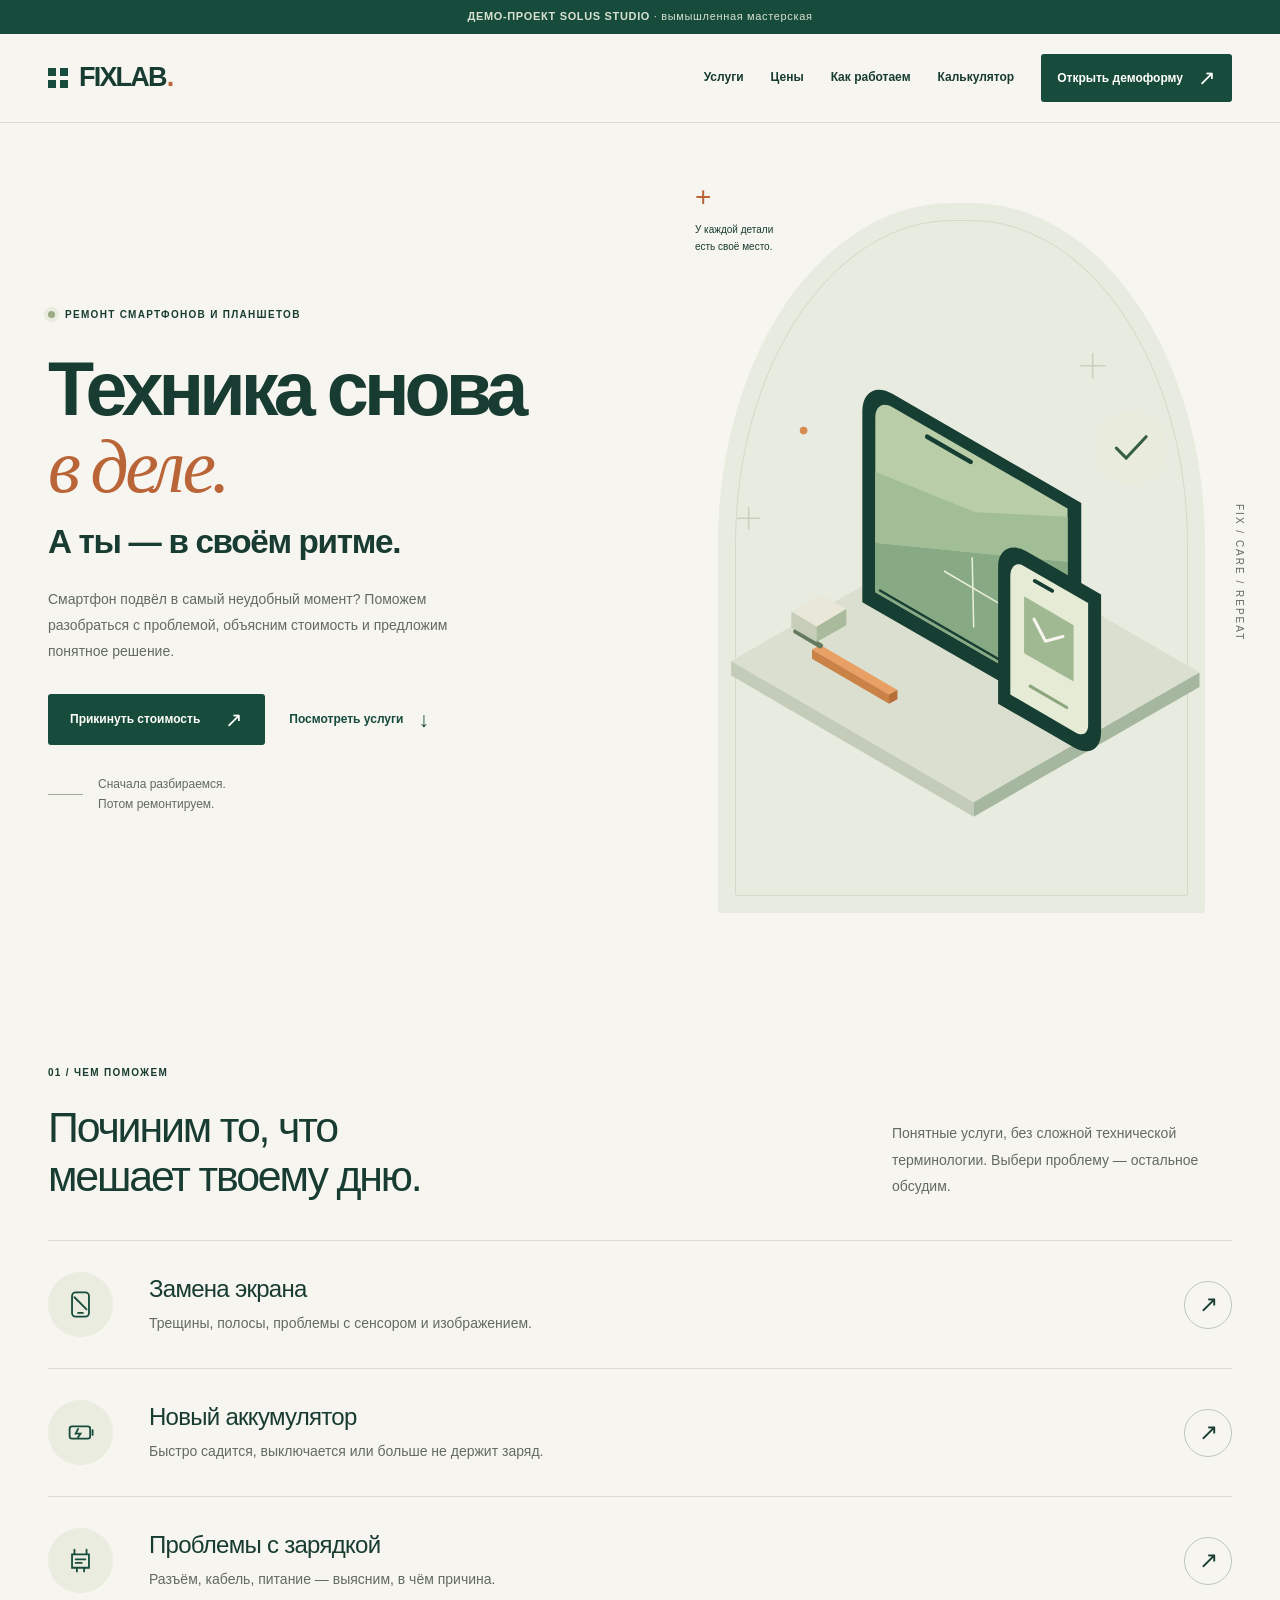
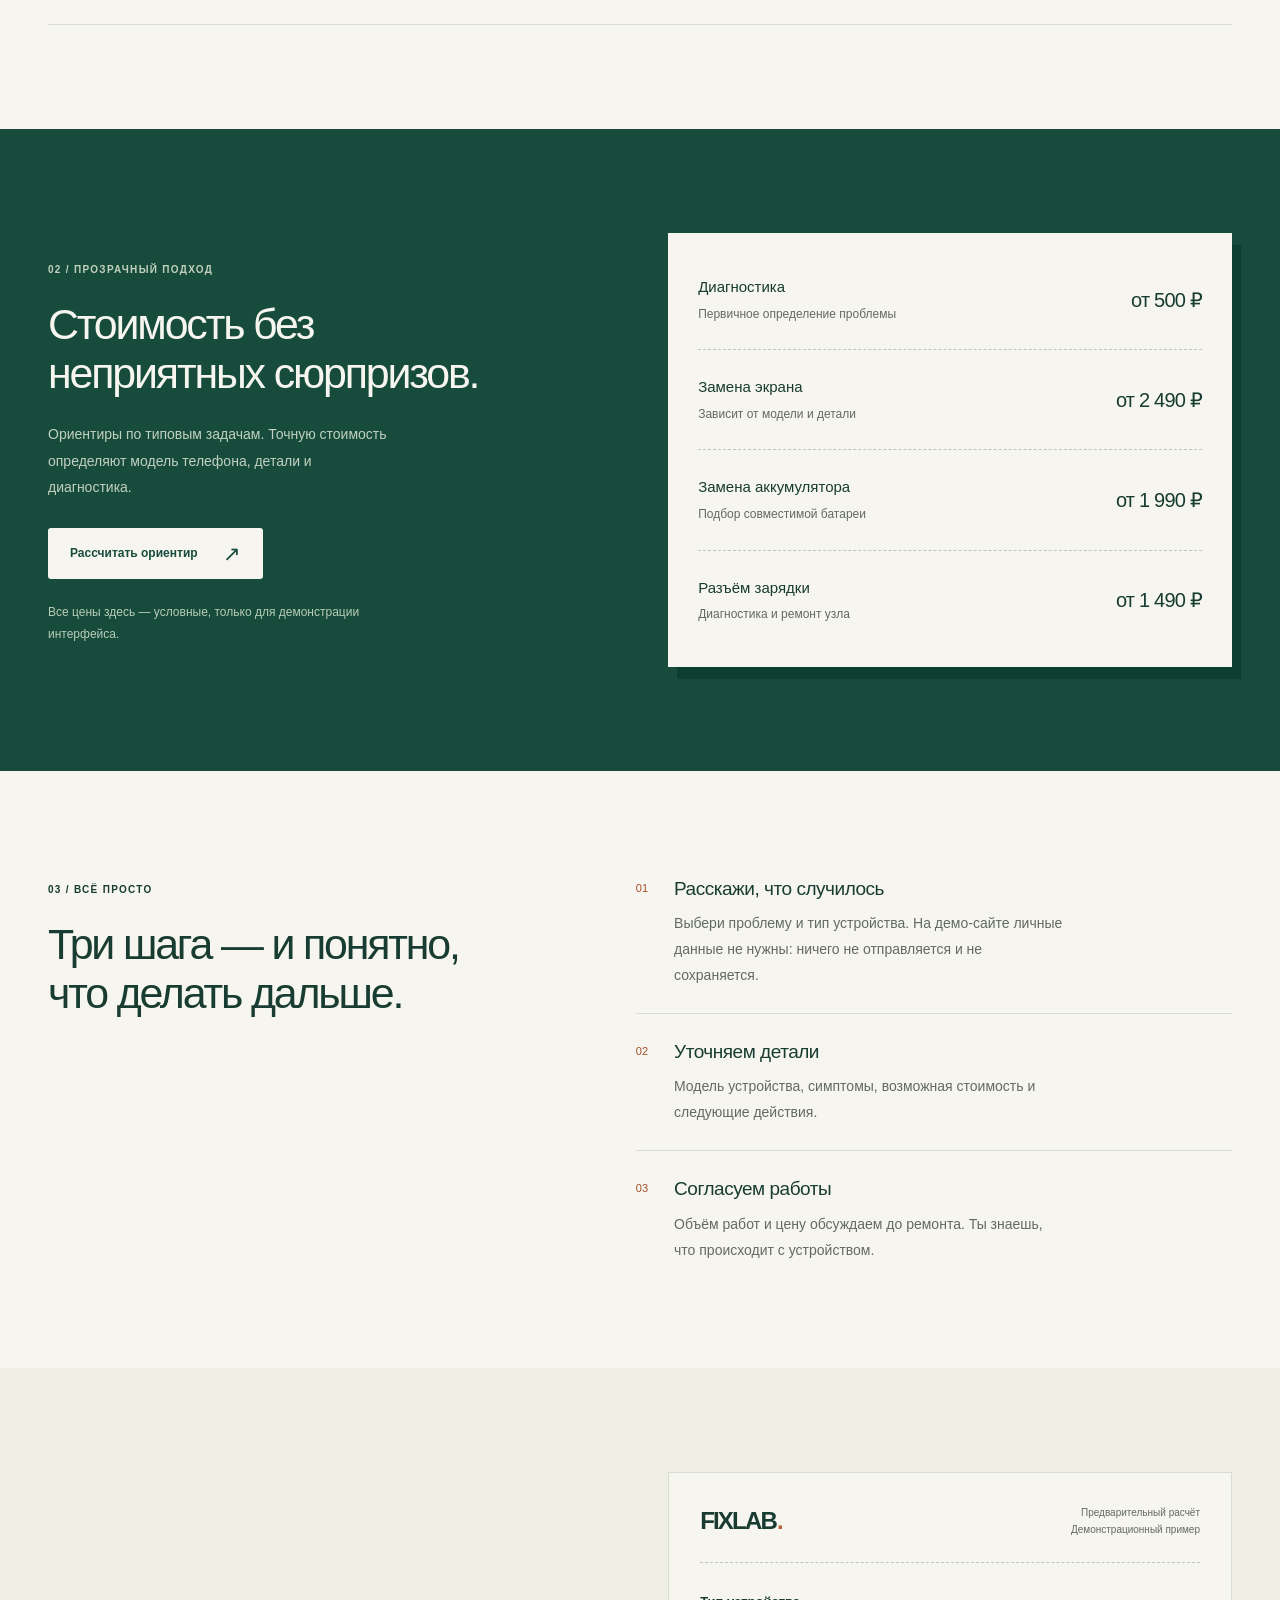
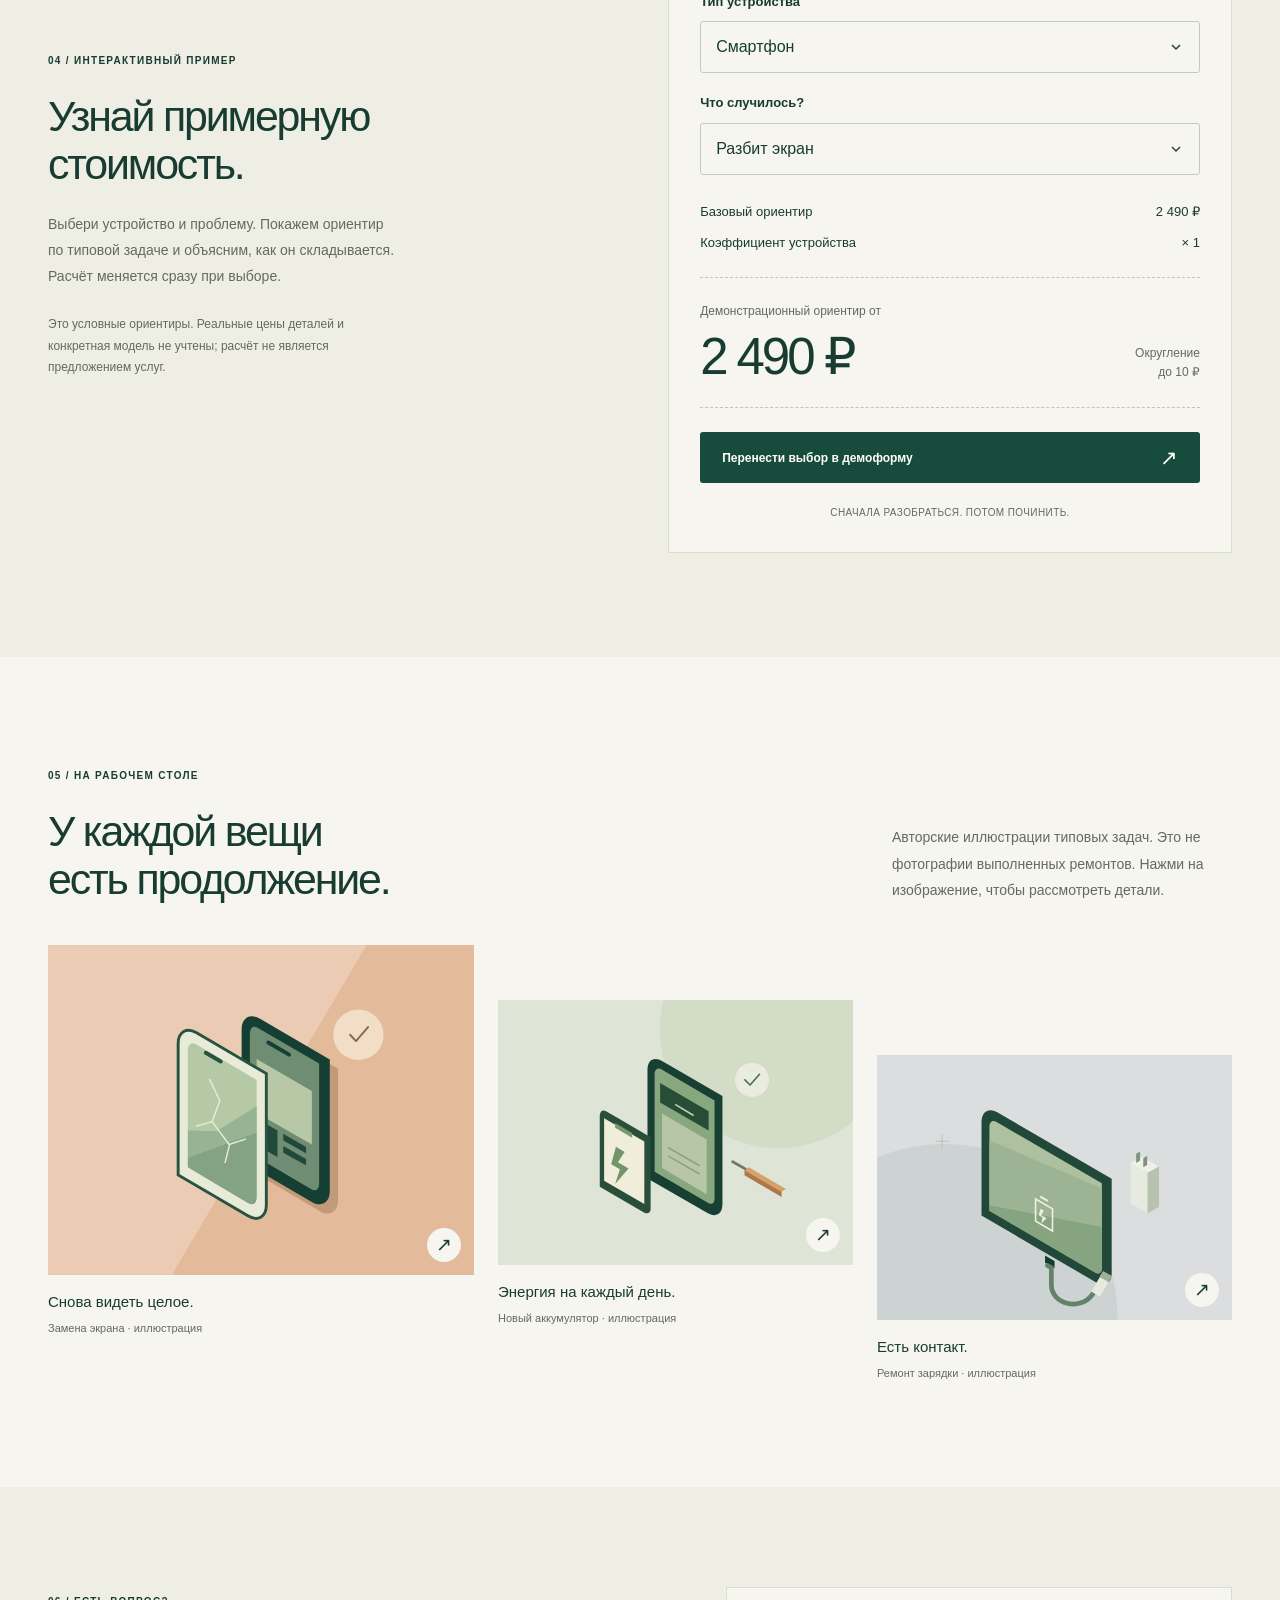
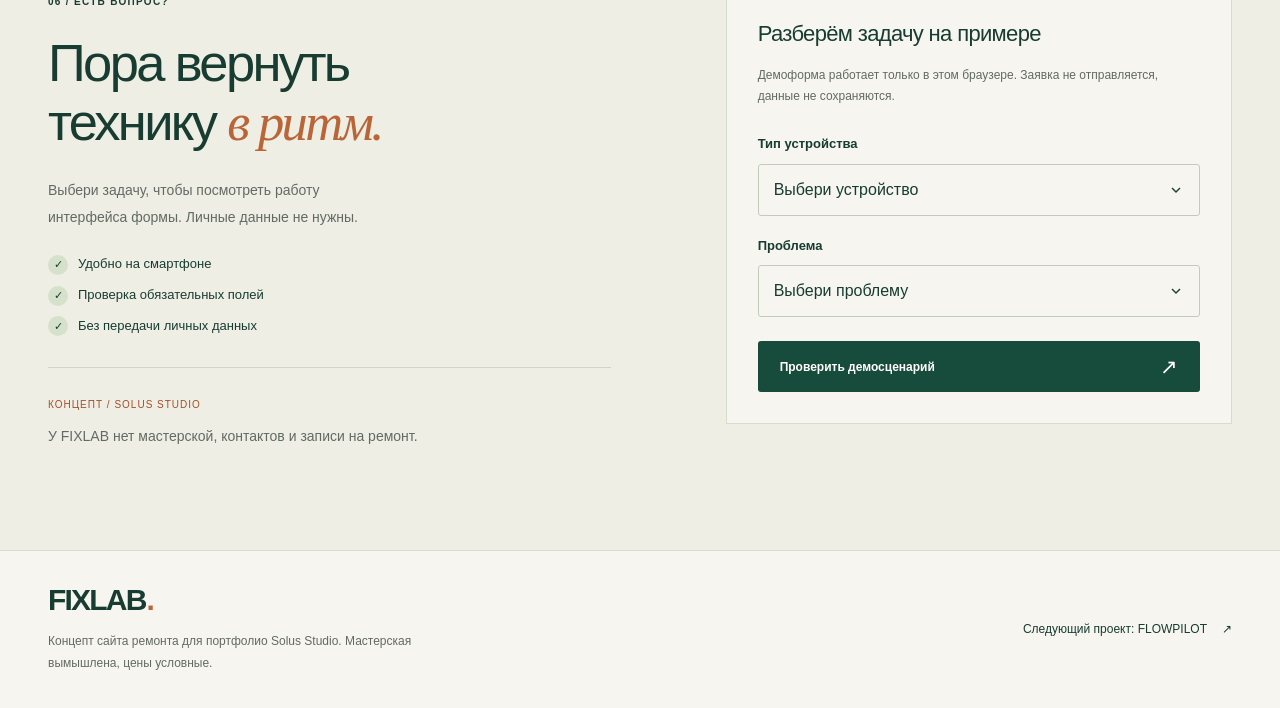
<file: index.html>
<!DOCTYPE html>
<html lang="ru">
<head>
  <meta charset="UTF-8" />
  <meta name="viewport" content="width=device-width, initial-scale=1" />
  <meta name="description" content="FIXLAB — концепт сайта ремонта смартфонов и планшетов для портфолио Solus Studio. Услуги, условные цены и интерактивный расчёт." />
  <meta name="robots" content="noindex" />
  <meta http-equiv="Content-Security-Policy" content="form-action 'none'; base-uri 'none'; object-src 'none'" />
  <meta name="theme-color" content="#f6f5ef" />
  <meta property="og:title" content="FIXLAB — техника снова в деле" />
  <meta property="og:description" content="Демонстрационный сайт ремонта смартфонов и планшетов. Понятные услуги, цены и интерактивный расчёт." />
  <meta property="og:type" content="website" />
  <link rel="icon" href="assets/favicon.svg" type="image/svg+xml" />
  <title>FIXLAB — ремонт смартфонов без лишних сложностей • Демо</title>
  <link rel="stylesheet" href="styles.css" />
</head>
<body>
  <a class="skip-link" href="#top">Перейти к содержимому</a>
  <div class="topbar"><strong>ДЕМО-ПРОЕКТ SOLUS STUDIO</strong> · вымышленная мастерская</div>
  <header class="site-nav"><div class="shell nav-wrap">
    <a href="#top" class="logo" aria-label="FIXLAB — наверх"><span class="logo-mark" aria-hidden="true"><i></i><i></i><i></i><i></i></span>FIX<b>LAB</b><span class="logo-dot">.</span></a>
    <button class="burger" type="button" aria-expanded="false" aria-controls="nav-links" id="menuBtn" hidden><span>Меню</span><span class="burger-icon" aria-hidden="true"></span></button>
    <nav class="nav-links" id="nav-links" aria-label="Основная навигация">
      <a href="#services">Услуги</a><a href="#prices">Цены</a><a href="#steps">Как работаем</a><a href="#calculator">Калькулятор</a><a class="button button-dark" href="#contact">Открыть демоформу <span aria-hidden="true">↗</span></a>
    </nav>
  </div></header>
  <main id="top" tabindex="-1">
    <section class="hero"><div class="shell hero-grid">
      <div class="hero-copy"><span class="eyebrow"><span class="dot" aria-hidden="true"></span> Ремонт смартфонов и планшетов</span><h1>Техника снова<br><em>в деле.</em><span class="hero-subtitle">А ты — в своём ритме.</span></h1>
        <p class="hero-p">Смартфон подвёл в самый неудобный момент? Поможем разобраться с проблемой, объясним стоимость и предложим понятное решение.</p>
        <div class="hero-actions"><a class="button button-primary" href="#calculator">Прикинуть стоимость <span aria-hidden="true">↗</span></a><a class="button button-outline" href="#services">Посмотреть услуги <span aria-hidden="true">↓</span></a></div>
        <div class="trustline"><span class="trust-line" aria-hidden="true"></span><span>Сначала разбираемся. <br>Потом ремонтируем.</span></div>
      </div>
      <div class="hero-art"><div class="art-note"><span aria-hidden="true">+</span> У каждой детали<br>есть своё место.</div><img src="assets/devices.svg" width="780" height="760" alt="Авторская иллюстрация: смартфон и планшет на рабочем столе мастера" fetchpriority="high" /><span class="art-caption">FIX / CARE / REPEAT</span></div>
    </div></section>
    <section class="section" id="services" tabindex="-1"><div class="shell"><div class="section-heading"><div><span class="eyebrow">01 / Чем поможем</span><h2 class="section-title">Починим то, что<br>мешает твоему дню.</h2></div><p class="section-intro">Понятные услуги, без сложной технической терминологии. Выбери проблему — остальное обсудим.</p></div>
      <div class="services">
        <article class="service-card"><div class="service-icon" aria-hidden="true"><svg width="29" height="29" viewBox="0 0 24 24" fill="none" stroke="currentColor" stroke-width="1.5" stroke-linecap="round"><rect x="5" y="2" width="14" height="20" rx="3"/><path d="M10 19h4M7 6l10 10"/></svg></div><div class="service-copy"><h3>Замена экрана</h3><p>Трещины, полосы, проблемы с сенсором и изображением.</p></div><a class="arrow" href="#calculator" data-repair="screen" aria-label="Рассчитать замену экрана">↗</a></article>
        <article class="service-card"><div class="service-icon" aria-hidden="true"><svg width="29" height="29" viewBox="0 0 24 24" fill="none" stroke="currentColor" stroke-width="1.5" stroke-linecap="round"><rect x="3" y="7" width="17" height="10" rx="2"/><path d="M22 10v4M10 9l-2 4h4l-2 3"/></svg></div><div class="service-copy"><h3>Новый аккумулятор</h3><p>Быстро садится, выключается или больше не держит заряд.</p></div><a class="arrow" href="#calculator" data-repair="battery" aria-label="Рассчитать замену аккумулятора">↗</a></article>
        <article class="service-card"><div class="service-icon" aria-hidden="true"><svg width="29" height="29" viewBox="0 0 24 24" fill="none" stroke="currentColor" stroke-width="1.5" stroke-linecap="round"><path d="M7 3v4M17 3v4M5 7h14v11H5zM9 18v3m6-3v3M8 11h8m-8 3h5"/></svg></div><div class="service-copy"><h3>Проблемы с зарядкой</h3><p>Разъём, кабель, питание — выясним, в чём причина.</p></div><a class="arrow" href="#calculator" data-repair="charging" aria-label="Рассчитать ремонт разъёма зарядки">↗</a></article>
      </div>
    </div></section>
    <section class="section price-section" id="prices" tabindex="-1"><div class="shell price-wrap"><div><span class="eyebrow">02 / Прозрачный подход</span><h2 class="section-title">Стоимость без неприятных сюрпризов.</h2><p class="section-intro">Ориентиры по типовым задачам. Точную стоимость определяют модель телефона, детали и диагностика.</p><a class="button button-primary" href="#calculator">Рассчитать ориентир <span aria-hidden="true">↗</span></a><p class="small-note price-note">Все цены здесь — условные, только для демонстрации интерфейса.</p></div>
    <div class="price-list"><div class="price-item"><div><strong>Диагностика</strong><br><span>Первичное определение проблемы</span></div><div class="price-amount">от 500 ₽</div></div><div class="price-item"><div><strong>Замена экрана</strong><br><span>Зависит от модели и детали</span></div><div class="price-amount">от 2 490 ₽</div></div><div class="price-item"><div><strong>Замена аккумулятора</strong><br><span>Подбор совместимой батареи</span></div><div class="price-amount">от 1 990 ₽</div></div><div class="price-item"><div><strong>Разъём зарядки</strong><br><span>Диагностика и ремонт узла</span></div><div class="price-amount">от 1 490 ₽</div></div></div>
    </div></section>
    <section class="section" id="steps" tabindex="-1"><div class="shell steps-wrap"><div><span class="eyebrow">03 / Всё просто</span><h2 class="section-title">Три шага — и понятно,<br>что делать дальше.</h2></div><div class="process"><article class="step"><span class="step-number">01</span><div><h3>Расскажи, что случилось</h3><p>Выбери проблему и тип устройства. На демо-сайте личные данные не нужны: ничего не отправляется и не сохраняется.</p></div></article><article class="step"><span class="step-number">02</span><div><h3>Уточняем детали</h3><p>Модель устройства, симптомы, возможная стоимость и следующие действия.</p></div></article><article class="step"><span class="step-number">03</span><div><h3>Согласуем работы</h3><p>Объём работ и цену обсуждаем до ремонта. Ты знаешь, что происходит с устройством.</p></div></article></div></div></section>
    <section class="section estimate-section" id="calculator" tabindex="-1"><div class="shell estimate-wrap"><div><span class="eyebrow">04 / Интерактивный пример</span><h2 class="section-title">Узнай примерную стоимость.</h2><p class="estimate-copy">Выбери устройство и проблему. Покажем ориентир по типовой задаче и объясним, как он складывается. Расчёт меняется сразу при выборе.</p><noscript><p class="small-note">Для пересчёта нужен JavaScript. Условные цены доступны в разделе «Цены».</p></noscript><p class="small-note">Это условные ориентиры. Реальные цены деталей и конкретная модель не учтены; расчёт не является предложением услуг.</p></div><div class="estimate-panel"><div class="estimate-panel-top"><span class="logo">FIX<b>LAB</b><span class="logo-dot">.</span></span><span>Предварительный расчёт<br>Демонстрационный пример</span></div><div class="field"><label for="device">Тип устройства</label><select id="device" disabled><option value="phone">Смартфон</option><option value="tablet">Планшет</option></select></div><div class="field"><label for="repair">Что случилось?</label><select id="repair" disabled><option value="screen">Разбит экран</option><option value="battery">Быстро садится</option><option value="charging">Не заряжается</option><option value="diagnostics">Нужна диагностика</option></select></div><dl class="estimate-breakdown"><div><dt>Базовый ориентир</dt><dd id="estimateBase">2 490 ₽</dd></div><div><dt>Коэффициент устройства</dt><dd id="estimateCoefficient">× 1</dd></div></dl><div class="estimate-result"><div><span>Демонстрационный ориентир от</span><br><strong id="estimatePrice" aria-live="polite" aria-atomic="true">2 490 ₽</strong></div><span class="estimate-rounding">Округление<br>до 10 ₽</span></div><a class="button button-dark estimate-cta" href="#contact" id="estimateContact">Перенести выбор в демоформу <span aria-hidden="true">↗</span></a><p class="receipt-note">СНАЧАЛА РАЗОБРАТЬСЯ. ПОТОМ ПОЧИНИТЬ.</p></div></div></section>
    <section class="section gallery-section" id="gallery" aria-labelledby="gallery-title"><div class="shell"><div class="section-heading"><div><span class="eyebrow">05 / На рабочем столе</span><h2 class="section-title" id="gallery-title">У каждой вещи<br>есть продолжение.</h2></div><p class="section-intro">Авторские иллюстрации типовых задач. Это не фотографии выполненных ремонтов. <span id="galleryHint" hidden>Нажми на изображение, чтобы рассмотреть детали.</span></p></div><div class="gallery-grid"><button class="gallery-item" type="button" disabled data-image="assets/phone.svg" data-caption="Замена дисплея: корпус смартфона и снятый экран. Авторская иллюстрация, не фотография ремонта."><span class="gallery-image"><img src="assets/phone.svg" width="900" height="680" alt="Смартфон со снятым разбитым дисплеем" loading="lazy" /><span class="gallery-expand" aria-hidden="true">↗</span></span><span class="gallery-caption"><strong>Снова видеть целое.</strong><span>Замена экрана · иллюстрация</span></span></button><button class="gallery-item" type="button" disabled data-image="assets/battery.svg" data-caption="Замена аккумулятора: устройство и новый элемент питания. Авторская иллюстрация, не фотография ремонта."><span class="gallery-image"><img src="assets/battery.svg" width="900" height="680" alt="Аккумулятор рядом с открытым смартфоном" loading="lazy" /><span class="gallery-expand" aria-hidden="true">↗</span></span><span class="gallery-caption"><strong>Энергия на каждый день.</strong><span>Новый аккумулятор · иллюстрация</span></span></button><button class="gallery-item" type="button" disabled data-image="assets/charging.svg" data-caption="Диагностика зарядки: планшет, кабель и разъём. Авторская иллюстрация, не фотография ремонта."><span class="gallery-image"><img src="assets/charging.svg" width="900" height="680" alt="Планшет и кабель зарядки на столе" loading="lazy" /><span class="gallery-expand" aria-hidden="true">↗</span></span><span class="gallery-caption"><strong>Есть контакт.</strong><span>Ремонт зарядки · иллюстрация</span></span></button></div></div></section>
    <section class="contact" id="contact" tabindex="-1"><div class="shell contact-wrap"><div class="contact-copy"><span class="eyebrow">06 / Есть вопрос?</span><h2 class="section-title">Пора вернуть<br>технику <em>в ритм.</em></h2><p class="section-intro">Выбери задачу, чтобы посмотреть работу интерфейса формы. Личные данные не нужны.</p><ul class="contact-points"><li><span class="check" aria-hidden="true">✓</span> Удобно на смартфоне</li><li><span class="check" aria-hidden="true">✓</span> Проверка обязательных полей</li><li><span class="check" aria-hidden="true">✓</span> Без передачи личных данных</li></ul><div class="contact-placeholder"><span>Концепт / Solus Studio</span><p>У FIXLAB нет мастерской, контактов и записи на ремонт.</p></div></div><form class="form-card" id="leadForm"><h3>Разберём задачу на примере</h3><p>Демоформа работает только в этом браузере. Заявка не отправляется, данные не сохраняются.</p><noscript><p class="small-note">Для демоформы нужен JavaScript.</p></noscript><fieldset id="leadFields" aria-label="Параметры ремонта" disabled><div class="field"><label for="leadDevice">Тип устройства</label><select id="leadDevice" required><option value="">Выбери устройство</option><option value="phone">Смартфон</option><option value="tablet">Планшет</option></select></div><div class="field"><label for="leadIssue">Проблема</label><select id="leadIssue" required><option value="">Выбери проблему</option><option value="screen">Повреждён экран</option><option value="battery">Не держит заряд</option><option value="charging">Не заряжается</option><option value="diagnostics">Нужна диагностика</option></select></div><button class="button button-primary" type="submit">Проверить демосценарий <span aria-hidden="true">↗</span></button></fieldset><div class="form-feedback" id="leadFeedback" role="status" aria-atomic="true"></div></form></div></section>
  </main>
  <footer class="site-footer"><div class="shell footer-flex"><div><a class="logo" href="#top">FIX<b>LAB</b><span class="logo-dot">.</span></a><p>Концепт сайта ремонта для портфолио Solus Studio. Мастерская вымышлена, цены условные.</p></div><a class="backlink next-project" href="https://solus-studio.github.io/flowpilot-demo/">Следующий проект: FLOWPILOT <span aria-hidden="true">↗</span></a></div></footer>
  <dialog class="lightbox" id="lightbox" aria-label="Иллюстрации FIXLAB"><div class="lightbox-toolbar"><span>Мастерская / Иллюстрации</span><button class="lightbox-close" type="button" autofocus aria-label="Закрыть иллюстрацию">Закрыть <span aria-hidden="true">×</span></button></div><img id="lightboxImage" src="assets/phone.svg" width="900" height="680" alt="" /><div class="lightbox-bottom"><button class="lightbox-prev" type="button" aria-label="Предыдущая иллюстрация">←</button><p id="lightboxCaption" aria-live="polite"></p><button class="lightbox-next" type="button" aria-label="Следующая иллюстрация">→</button></div><span class="lightbox-help">Клавиши ← → для просмотра · Esc для закрытия</span></dialog>
  <script src="app.js" defer></script>
</body>
</html>
</file>
<file: styles.css>
:root{--ink:#183c31;--muted:#687169;--paper:#f6f5ef;--coral:#ba6538;--dark:#174c3d;--line:#d8dbcf;--white:#fffef9;--sans:"Segoe UI",Arial,sans-serif}*{box-sizing:border-box}html{scroll-behavior:smooth;scroll-padding-top:25px}body{margin:0;background:var(--paper);color:var(--ink);font-family:var(--sans);font-size:16px;line-height:1.6;-webkit-font-smoothing:antialiased}a{color:inherit;text-decoration:none}button,input,select{font:inherit}button{cursor:pointer;color:inherit}button,a,input,select{-webkit-tap-highlight-color:transparent}button,a{touch-action:manipulation}img,svg{display:block;max-width:100%}p,h1,h2,h3{margin:0}button,a,input,select{border-radius:3px}button:focus-visible,a:focus-visible,input:focus-visible,select:focus-visible{outline:3px solid var(--coral);outline-offset:5px}::selection{background:#e3b895;color:var(--ink)}.shell{width:min(100% - 96px,1248px);margin-inline:auto}.section{padding-block:104px}.eyebrow{display:inline-flex;gap:10px;align-items:center;text-transform:uppercase;font-size:11px;line-height:1.5;font-weight:650;letter-spacing:.13em}.dot{display:inline-block;width:7px;height:7px;border-radius:50%;background:#9aab84;box-shadow:0 0 0 4px #e9ecdf}.small-note{color:var(--muted);font-size:11px;line-height:1.8}.skip-link{position:fixed;top:12px;left:12px;z-index:50;padding:12px 18px;background:var(--dark);color:var(--white);transform:translateY(-160%)}.skip-link:focus{transform:none}.topbar{background:var(--dark);color:#d8e1cf;text-align:center;font-size:9px;padding:8px 20px;letter-spacing:.06em}.topbar strong{font-weight:600}.site-nav{border-bottom:1px solid var(--line);position:relative;z-index:20;background:var(--paper)}.nav-wrap{height:88px;display:flex;align-items:center;justify-content:space-between;gap:30px}.logo{display:inline-flex;align-items:center;line-height:1;font-size:27px;font-weight:800;letter-spacing:-1.8px;white-space:nowrap}.logo b{font-weight:800}.logo-dot{color:var(--coral);margin-left:1px}.logo-mark{display:grid;grid-template-columns:repeat(2,8px);grid-template-rows:repeat(2,8px);gap:4px;margin-right:11px}.logo-mark i{display:block;background:var(--dark)}.nav-links{display:flex;align-items:center;gap:27px;font-size:12px;font-weight:550}.nav-links>a:not(.button){padding-block:16px;position:relative;white-space:nowrap}.nav-links>a:not(.button):after{content:"";position:absolute;bottom:8px;height:1px;background:currentColor;left:0;right:100%;transition:right .2s}.nav-links>a:hover:after{right:0}.button{display:inline-flex;align-items:center;justify-content:space-between;gap:25px;min-height:52px;padding:14px 21px;font-size:12px;font-weight:600;line-height:1.5;border:1px solid transparent;transition:background .2s}.button span[aria-hidden]{font-size:21px;font-weight:400;line-height:1}.button-primary,.button-dark{background:var(--dark);color:var(--white)}.button-primary:hover,.button-dark:hover{background:#103b2e}.button-outline{border:0;background:none;padding-inline:0;color:var(--dark);gap:15px;font-size:11px}.button-outline:hover{text-decoration:underline;text-underline-offset:5px}.nav-links .button{min-height:44px;font-size:11px;padding:11px 15px;gap:15px}.burger{display:none}.hero{padding-block:55px 65px}.hero-grid{display:grid;grid-template-columns:1.05fr .95fr;align-items:center;gap:45px;min-height:560px}.hero-copy{min-width:0}.hero h1{font-size:clamp(56px,5.9vw,82px);line-height:1.02;letter-spacing:-.065em;font-weight:550;margin:25px 0 24px}.hero h1 em{font-family:Georgia,"Times New Roman",serif;font-weight:400;color:var(--coral);letter-spacing:-.06em}.hero-subtitle{display:block;font-size:clamp(25px,2.6vw,36px);letter-spacing:-.04em;line-height:1.3;margin-top:15px}.hero-p{color:var(--muted);max-width:420px;font-size:15px;line-height:1.85}.hero-actions{display:flex;flex-wrap:wrap;align-items:center;gap:24px;margin-top:29px}.trustline{margin-top:29px;display:flex;align-items:center;gap:15px;font-size:10px;line-height:1.7;color:var(--muted)}.trust-line{display:block;width:35px;height:1px;background:#9cab92}.hero-art{min-width:0;min-height:560px;position:relative;display:flex;align-items:center;isolation:isolate}.hero-art:before{content:"";position:absolute;inset:25px 5% 25px;border-radius:48% 48% 3px 3px;background:#e8ebdf;z-index:-1}.hero-art:after{content:"";position:absolute;inset:42px calc(5% + 17px);border:1px solid #d4daca;border-radius:48% 48% 3px 3px;z-index:-1}.hero-art img{width:110%;max-width:none;margin-left:-5%}.art-note{position:absolute;top:5px;left:4px;font-size:10px;line-height:1.7;z-index:2}.art-note>span{display:block;color:var(--coral);font-size:28px;line-height:1;margin-bottom:10px}.art-caption{writing-mode:vertical-rl;position:absolute;top:43%;right:-15px;font-size:8px;letter-spacing:.2em;color:#7e8b77}.section-title{font-size:clamp(34px,3.35vw,48px);font-weight:500;letter-spacing:-.05em;line-height:1.13;margin-top:20px}.section-intro{color:var(--muted);font-size:13px;line-height:1.9;max-width:340px}.section-heading{display:flex;align-items:flex-end;justify-content:space-between;gap:50px;margin-bottom:40px}.services{border-top:1px solid var(--line)}.service-card{display:grid;grid-template-columns:76px 1fr 48px;align-items:center;gap:25px;border-bottom:1px solid var(--line);padding-block:27px;min-height:128px}.service-icon{width:65px;height:65px;display:grid;place-items:center;background:#e9ecdf;border-radius:50%;color:var(--dark)}.service-copy h3{font-size:24px;font-weight:500;line-height:1.3;letter-spacing:-.03em}.service-copy p{font-size:12px;line-height:1.8;color:var(--muted);margin-top:7px}.arrow{width:46px;height:46px;border-radius:50%;border:1px solid #bec9b9;display:grid;place-items:center;font-size:23px;transition:background .2s,color .2s}.arrow:hover{background:var(--dark);color:var(--white)}#services{padding-top:55px}.price-section{background:var(--dark);color:var(--paper)}.price-wrap{display:grid;grid-template-columns:.95fr 1.05fr;gap:110px;align-items:center}.price-section .eyebrow{color:#c3d0bc}.price-section .section-title{max-width:440px}.price-section .section-intro{color:#c1d0c0;margin-top:24px;max-width:350px}.price-section .button-primary{background:var(--paper);color:var(--dark);margin-top:27px}.price-section .button-primary:hover{background:#e0e6d4}.price-note{color:#b8cbb8;margin-top:23px;max-width:340px;font-size:10px}.price-section :focus-visible{outline-color:var(--paper)}.price-list{background:var(--paper);color:var(--ink);padding:17px 30px;box-shadow:9px 12px 0 #0e3e30;position:relative}.price-item{display:flex;justify-content:space-between;gap:20px;align-items:center;padding-block:24px;border-bottom:1px dashed #bec7b5}.price-item:last-child{border:0}.price-item strong{font-size:14px;font-weight:500}.price-item span{font-size:10px;color:var(--muted);line-height:1.7}.price-amount{white-space:nowrap;font-size:18px;font-weight:500;letter-spacing:-.04em}.steps-wrap{display:grid;grid-template-columns:.9fr 1.1fr;gap:100px}.process{display:grid;gap:0}.step{display:flex;gap:26px;border-bottom:1px solid var(--line);padding-block:24px}.step:first-child{padding-top:0}.step:last-child{padding-bottom:0;border:0}.step-number{font-size:11px;color:var(--coral);margin-top:5px}.step h3{font-size:19px;font-weight:500;letter-spacing:-.025em;line-height:1.5}.step p{color:var(--muted);font-size:12px;line-height:1.85;max-width:390px;margin-top:8px}.estimate-section{background:#eeeee5}.estimate-wrap{display:grid;grid-template-columns:.95fr 1.05fr;gap:110px;align-items:center}.estimate-copy{color:var(--muted);font-size:14px;line-height:1.85;max-width:350px;margin-top:24px}.estimate-wrap>div>.small-note{margin-top:24px;max-width:340px;font-size:10px}.estimate-panel{background:var(--paper);padding:31px;min-width:0;border:1px solid #d8decd}.estimate-panel-top{display:flex;justify-content:space-between;gap:20px;align-items:center;margin-bottom:29px;padding-bottom:24px;border-bottom:1px dashed #bdc7b1}.estimate-panel-top>.logo{font-size:24px}.estimate-panel-top>span:last-child{text-align:right;font-size:8px;color:var(--muted);line-height:1.7}.field{display:flex;flex-direction:column;gap:9px;margin-bottom:20px;min-width:0}.field label{font-size:11px;font-weight:600}.field select{background:var(--paper);border:1px solid #c1ccba;color:var(--ink);padding:13px 38px 13px 15px;min-width:0;min-height:52px;width:100%;font-size:13px;line-height:1.5;appearance:none;background-image:url("data:image/svg+xml,%3Csvg xmlns='http://www.w3.org/2000/svg' width='16' height='16' fill='none'%3E%3Cpath d='m4 6 4 4 4-4' stroke='%23224433' stroke-width='1.5'/%3E%3C/svg%3E");background-position:right 15px center;background-repeat:no-repeat}.field select option{color:var(--ink);background:var(--paper)}.estimate-breakdown{display:grid;gap:10px;margin:27px 0 23px;font-size:11px}.estimate-breakdown>div{display:flex;justify-content:space-between;gap:20px}.estimate-breakdown dd{margin:0;white-space:nowrap}.estimate-result{display:flex;align-items:end;justify-content:space-between;gap:15px;border-block:1px dashed #bdc7b1;padding-block:19px 22px}.estimate-result span{font-size:10px;color:var(--muted)}.estimate-result strong{display:inline-block;margin-top:7px;font-size:51px;font-weight:500;line-height:1.1;letter-spacing:-.06em}.estimate-rounding{text-align:right;padding-bottom:3px;line-height:1.6}.estimate-cta{width:100%;margin-top:24px;font-size:11px}.receipt-note{font-size:7px;text-align:center;letter-spacing:.1em;color:var(--muted);margin-top:22px}.gallery-section .section-heading{margin-bottom:41px}.gallery-grid{display:grid;grid-template-columns:1.2fr 1fr 1fr;gap:24px;align-items:start}.gallery-item{border:0;background:none;padding:0;min-width:0;text-align:left;border-radius:0}.gallery-item:nth-child(2){padding-top:55px}.gallery-item:nth-child(3){padding-top:110px}.gallery-image{display:block;position:relative;overflow:hidden}.gallery-image img{width:100%;height:265px;object-fit:cover;transition:transform .5s}.gallery-item:first-child img{height:330px}.gallery-item:hover img{transform:scale(1.04)}.gallery-expand{position:absolute;right:13px;bottom:13px;width:34px;height:34px;display:grid;place-items:center;border-radius:50%;background:var(--paper);font-size:19px}.gallery-caption{display:flex;flex-direction:column;gap:7px;padding-top:16px}.gallery-caption strong{font-size:14px;line-height:1.5;font-weight:500}.gallery-caption>span{font-size:9px;color:var(--muted)}.contact{padding-block:100px;background:#eeeee5}.contact-wrap{display:grid;grid-template-columns:1fr .9fr;gap:115px;align-items:start}.contact-copy .section-title{font-size:clamp(38px,4.1vw,58px)}.contact-copy .section-title em{font-family:Georgia,"Times New Roman",serif;font-weight:400;color:var(--coral)}.contact-copy>.section-intro{margin-top:25px;max-width:340px}.contact-points{list-style:none;padding:0;margin:24px 0;font-size:11px;display:grid;gap:10px}.contact-points li{display:flex;align-items:center;gap:10px}.check{width:20px;height:20px;border-radius:50%;background:#d6e1cb;display:grid;place-items:center;font-size:11px}.contact-placeholder{border-top:1px solid #cfd6c4;margin-top:30px;padding-top:22px}.contact-placeholder>span{font-size:8px;text-transform:uppercase;letter-spacing:.1em;color:var(--coral)}.contact-placeholder p{font-size:12px;line-height:1.8;margin-top:9px;color:var(--muted)}.form-card{background:var(--paper);padding:31px;border:1px solid #d7ddcc;min-width:0}.form-card h3{font-size:22px;font-weight:500;line-height:1.35;letter-spacing:-.03em}.form-card>p{font-size:11px;color:var(--muted);line-height:1.8;margin-top:16px;margin-bottom:26px}.form-card button{width:100%;font-size:11px;margin-top:4px}.form-feedback{display:none;background:#dce7d3;border-left:2px solid var(--dark);padding:14px;font-size:11px;line-height:1.8;margin-top:17px;overflow-wrap:anywhere}.form-feedback.is-visible{display:block}.site-footer{border-top:1px solid var(--line);padding-block:34px}.footer-flex{display:flex;align-items:center;gap:35px;flex-wrap:wrap}.footer-flex>div{flex:1;min-width:250px}.site-footer .logo{font-size:30px}.site-footer p{font-size:9px;line-height:1.8;color:var(--muted);max-width:420px;margin-top:14px}.backlink{font-size:10px;min-height:44px;display:inline-flex;align-items:center;gap:15px}.backlink:hover{text-decoration:underline;text-underline-offset:4px}.lightbox{width:min(100% - 32px,980px);padding:24px;border:0;background:var(--paper);color:var(--ink);max-height:calc(100dvh - 32px);overflow:auto}.lightbox::backdrop{background:#08291ee8}.lightbox-toolbar{display:flex;justify-content:space-between;gap:20px;align-items:center;margin-bottom:16px;font-size:10px}.lightbox-close{display:flex;gap:20px;align-items:center;min-height:44px;border:0;background:none;font-size:11px}.lightbox-close span{font-size:28px;font-weight:300}.lightbox>img{width:100%;height:min(62dvh,600px);object-fit:contain;background:#e8ebdf}.lightbox-bottom{display:flex;gap:20px;align-items:center;padding-top:17px}.lightbox-bottom p{font-size:11px;line-height:1.8;flex:1;max-width:650px;margin-inline:auto}.lightbox-prev,.lightbox-next{border:1px solid var(--line);background:transparent;width:44px;height:44px;font-size:22px;flex-shrink:0}.lightbox-prev:hover,.lightbox-next:hover{background:#e4e8db}.lightbox-help{font-size:9px;color:var(--muted);display:block;text-align:center;margin-top:12px}
@media(max-width:1150px){.shell{width:calc(100% - 64px)}.nav-links{gap:21px;font-size:11px}.hero-grid{gap:35px;min-height:510px}.hero h1{font-size:65px}.hero-subtitle{font-size:29px}.hero-p{font-size:14px}.hero-art{min-height:510px}.hero-actions{gap:18px}.hero .button{font-size:11px;gap:17px}.hero .button-outline{font-size:10px}.art-note{font-size:9px}.section{padding-block:85px}.price-wrap,.estimate-wrap{gap:65px}.steps-wrap{gap:65px}.contact-wrap{gap:65px}.gallery-grid{gap:18px}.gallery-image img{height:230px}.gallery-item:first-child img{height:290px}.gallery-caption strong{font-size:12px}}
@media(max-width:850px){.shell{width:calc(100% - 48px)}.nav-wrap{height:78px;gap:22px}.logo{font-size:25px}.nav-links{gap:17px;font-size:10px}.nav-links .button{font-size:9px;padding-inline:12px;gap:8px;min-height:40px}.nav-links .button span{font-size:16px}.logo-mark{grid-template-columns:repeat(2,7px);grid-template-rows:repeat(2,7px);gap:3px;margin-right:8px}.hero{padding-block:45px 55px}.hero-grid{grid-template-columns:1fr 1fr;gap:20px;min-height:460px}.hero h1{font-size:55px}.hero-subtitle{font-size:25px;line-height:1.4}.hero-p{font-size:13px}.hero .eyebrow{font-size:9px}.hero-art{min-height:460px}.hero-art:before{inset:60px 3% 35px}.hero-art:after{inset:73px calc(3% + 13px) 48px}.hero-art img{width:114%;margin-left:-7%}.art-note{font-size:8px;top:24px;left:3px}.art-caption{right:-10px;font-size:6px}.hero-actions{gap:7px;margin-top:22px;display:block}.hero-actions .button-outline{margin-top:5px;display:flex;width:max-content;font-size:11px}.trustline{margin-top:16px;font-size:9px}.section{padding-block:73px}.section-title{font-size:35px}.section-heading{gap:35px;margin-bottom:32px}.section-intro{max-width:260px;font-size:11px}.service-card{gap:20px;grid-template-columns:65px 1fr 44px;min-height:115px;padding-block:24px}.service-icon{width:58px;height:58px}.service-copy h3{font-size:21px}.service-copy p{font-size:11px}.arrow{width:42px;height:42px}.price-wrap,.estimate-wrap{gap:38px;grid-template-columns:1fr 1fr}.price-section .section-intro{font-size:11px}.price-list{padding:10px 23px}.price-item{gap:13px;padding-block:24px}.price-item strong{font-size:12px}.price-item span{font-size:9px}.price-amount{font-size:15px}.price-note{font-size:9px}.steps-wrap{grid-template-columns:.85fr 1.15fr;gap:45px}.step{gap:19px}.step h3{font-size:17px}.step p{font-size:11px}.estimate-copy{font-size:12px}.estimate-wrap>div>.small-note{font-size:9px}.estimate-panel{padding:24px}.estimate-panel-top{gap:10px}.estimate-panel-top>.logo{font-size:21px}.estimate-panel-top>span:last-child{font-size:7px}.estimate-result strong{font-size:44px}.estimate-result span{font-size:9px}.estimate-breakdown{font-size:10px}.estimate-cta{font-size:10px;padding-inline:13px;gap:15px}.receipt-note{font-size:6px;letter-spacing:.04em}.gallery-grid{gap:16px}.gallery-image img{height:190px}.gallery-item:first-child img{height:240px}.gallery-item:nth-child(2){padding-top:40px}.gallery-item:nth-child(3){padding-top:80px}.gallery-caption strong{font-size:11px}.gallery-caption>span{font-size:8px}.contact{padding-block:73px}.contact-wrap{grid-template-columns:1fr 1fr;gap:40px}.contact-copy .section-title{font-size:40px}.contact-copy>.section-intro{font-size:12px}.form-card{padding:25px}.form-card h3{font-size:20px}.form-card>p{font-size:10px}.contact-placeholder p{font-size:11px}.footer-flex{gap:22px}.footer-flex>div{min-width:220px}.site-footer p{max-width:300px;font-size:8px}.backlink{font-size:9px}}
@media(max-width:650px){.shell{width:calc(100% - 40px)}.topbar{font-size:7px;padding-block:8px;letter-spacing:.03em}.nav-wrap{height:73px}.logo{font-size:27px}.logo-mark{grid-template-columns:repeat(2,8px);grid-template-rows:repeat(2,8px);gap:4px;margin-right:10px}.burger{display:flex;align-items:center;gap:15px;min-height:42px;min-width:96px;padding:9px 12px;border:1px solid var(--line);background:none;font-size:11px}.burger-icon{position:relative;width:15px;height:11px;border-block:1px solid currentColor}.burger-icon:before{content:"";position:absolute;left:0;top:4px;width:15px;border-top:1px solid currentColor}.burger[aria-expanded=true] .burger-icon{height:16px;border:0;transform:rotate(45deg)}.burger[aria-expanded=true] .burger-icon:before{top:7px}.burger[aria-expanded=true] .burger-icon:after{content:"";position:absolute;left:7px;top:0;height:15px;border-left:1px solid currentColor}.nav-links{display:none;position:absolute;top:72px;left:0;right:0;flex-direction:column;align-items:stretch;gap:0;padding:12px 20px 20px;background:var(--paper);border-bottom:1px solid var(--line);box-shadow:0 15px 20px #183c3108}.nav-links.is-open{display:flex}.nav-links>a:not(.button){padding:14px 0;border-bottom:1px solid var(--line);font-size:14px}.nav-links>a:not(.button):after{display:none}.nav-links .button{font-size:12px;min-height:48px;margin-top:14px;padding-inline:16px}.nav-links .button span{font-size:21px}.hero{padding-block:37px 25px}.hero-grid{display:flex;flex-direction:column;align-items:stretch;gap:0;min-height:0}.hero .eyebrow{font-size:9px}.hero h1{font-size:clamp(54px,14vw,78px);margin:22px 0 20px}.hero-subtitle{font-size:clamp(23px,6.5vw,32px);line-height:1.35;margin-top:13px;letter-spacing:-.04em}.hero-p{font-size:13px;line-height:1.85;max-width:430px}.hero-actions{display:flex;gap:18px;align-items:center;margin-top:25px}.hero-actions .button{font-size:11px;min-height:51px;padding-inline:16px;gap:18px}.hero-actions .button-outline{margin:0;font-size:10px;min-height:48px;padding-inline:0;gap:9px}.hero-actions .button-outline span{font-size:17px}.trustline{font-size:9px;margin-top:21px;line-height:1.7}.trustline br{display:none}.trust-line{width:25px}.hero-art{min-height:0;height:365px;max-width:450px;width:100%;margin-inline:auto;overflow:hidden;justify-content:center}.hero-art img{width:106%;max-width:450px;flex-shrink:0;margin:0}.hero-art:before{inset:25px 12% 25px}.hero-art:after{inset:37px calc(12% + 12px)}.art-note{top:20px;left:6px;font-size:8px}.art-note>span{font-size:22px;margin-bottom:6px}.art-caption{right:0;font-size:6px}.section{padding-block:62px}#services{padding-top:24px}.section-heading{display:block;margin-bottom:28px}.eyebrow{font-size:9px}.section-title{font-size:35px;line-height:1.14;margin-top:18px}.section-intro{font-size:12px;line-height:1.85;max-width:400px}.section-heading .section-intro{margin-top:22px}.service-card{grid-template-columns:46px 1fr 36px;gap:14px;min-height:0;padding-block:23px}.service-icon{width:44px;height:44px;align-self:start;margin-top:2px}.service-icon svg{width:25px;height:25px}.service-copy h3{font-size:19px}.service-copy p{font-size:10px;line-height:1.75;margin-top:6px;max-width:220px}.arrow{width:36px;height:36px;font-size:21px}.price-wrap,.estimate-wrap{grid-template-columns:1fr;gap:32px}.price-section .section-title{font-size:37px;max-width:400px}.price-section .section-intro{font-size:12px;max-width:380px;margin-top:22px}.price-section .button{margin-top:24px;font-size:11px;min-height:51px}.price-note{max-width:360px;font-size:9px;margin-top:20px}.price-list{padding:8px 23px;max-width:460px;width:100%;margin-inline:auto;box-shadow:7px 9px 0 #0e3e30}.price-item{padding-block:22px;gap:14px}.price-item strong{font-size:13px}.price-item span{font-size:9px}.price-amount{font-size:17px}.steps-wrap{grid-template-columns:1fr;gap:30px}.process{gap:0}.step{gap:21px;padding-block:23px}.step h3{font-size:18px}.step p{font-size:11px;line-height:1.9;max-width:400px}.estimate-section .section-title{font-size:37px;max-width:360px}.estimate-copy{font-size:12px;max-width:380px;margin-top:22px}.estimate-wrap>div>.small-note{font-size:10px;max-width:390px;margin-top:20px}.estimate-panel{padding:26px;max-width:460px;width:100%;margin-inline:auto}.estimate-panel-top{margin-bottom:25px;padding-bottom:22px}.estimate-panel-top>.logo{font-size:25px}.estimate-panel-top>span:last-child{font-size:8px}.field{gap:9px;margin-bottom:19px}.field label{font-size:11px}.field select{font-size:13px;min-height:52px}.estimate-breakdown{font-size:11px;margin-top:26px}.estimate-result span{font-size:10px}.estimate-result strong{font-size:48px}.estimate-cta{font-size:11px;padding-inline:16px;min-height:52px;gap:20px}.receipt-note{font-size:6px;letter-spacing:.08em}.gallery-section .section-heading{margin-bottom:29px}.gallery-grid{grid-template-columns:1fr 1fr;gap:27px 16px}.gallery-item:first-child{grid-column:1/-1}.gallery-item:first-child img{height:auto;aspect-ratio:1.5;object-fit:cover}.gallery-item:nth-child(2),.gallery-item:nth-child(3){padding-top:0}.gallery-image img{height:auto;aspect-ratio:1/1.12;object-fit:cover}.gallery-caption{padding-top:12px;gap:6px}.gallery-caption strong{font-size:12px;line-height:1.5}.gallery-item:first-child .gallery-caption strong{font-size:15px}.gallery-caption>span{font-size:8px}.gallery-expand{width:30px;height:30px;font-size:17px;right:10px;bottom:10px}.contact{padding-block:62px}.contact-wrap{grid-template-columns:1fr;gap:32px}.contact-copy .section-title{font-size:43px}.contact-copy>.section-intro{font-size:12px;margin-top:23px;max-width:390px}.contact-points{font-size:11px;margin-block:23px;gap:11px}.contact-placeholder{padding-top:20px;margin-top:25px}.contact-placeholder p{font-size:12px}.form-card{padding:25px 22px}.form-card h3{font-size:21px}.form-card>p{font-size:11px;margin-block:16px 25px}.form-card button{font-size:11px;min-height:52px}.site-footer{padding-block:29px}.footer-flex{display:flex;gap:12px 25px;align-items:center}.footer-flex>div{flex-basis:100%;min-width:0}.site-footer .logo{font-size:30px}.site-footer p{font-size:9px;max-width:350px;line-height:1.8;margin-top:13px}.backlink{font-size:10px;min-height:40px;gap:10px}.next-project{font-size:9px}.lightbox{padding:17px;width:calc(100% - 20px);max-height:calc(100dvh - 20px)}.lightbox-toolbar{font-size:8px;gap:10px;margin-bottom:10px}.lightbox-close{font-size:10px;gap:12px}.lightbox>img{height:auto;max-height:58dvh;aspect-ratio:1.1;object-fit:contain}.lightbox-bottom{gap:12px;padding-top:14px;flex-wrap:wrap}.lightbox-bottom p{order:-1;flex-basis:100%;font-size:10px}.lightbox-next{margin-left:auto}.lightbox-help{font-size:8px;margin-top:-30px;margin-inline:50px;min-height:30px}.lightbox-prev,.lightbox-next{width:42px;height:42px}}
@media(max-width:370px){.hero-actions{gap:11px}.hero-actions .button{font-size:10px;padding-inline:13px;gap:12px}.hero-actions .button-outline{font-size:9px;padding-inline:0;gap:7px}.hero-art{height:335px}.art-note{font-size:7px}.hero h1{font-size:52px}.price-item strong{font-size:12px}.price-item span{font-size:8px}.price-amount{font-size:16px}.estimate-panel{padding:23px}.receipt-note{font-size:6px;letter-spacing:.03em}}
/* Readable copy and controls at every breakpoint. Small text is reserved for metadata. */
.hero-p,.section-intro,.estimate-copy,.service-copy p,.step p,.contact-placeholder p{font-size:14px}
.price-section .section-intro,.contact-copy>.section-intro{font-size:14px}
.small-note,.price-note,.estimate-wrap>div>.small-note,.form-card>p,.site-footer p,.trustline,.form-feedback,.price-item span{font-size:12px}
.field label{font-size:13px}.field select{font-size:16px}
.button,.nav-links .button,.hero .button,.hero .button-outline,.hero-actions .button,.hero-actions .button-outline,.form-card button,.estimate-cta{font-size:12px;min-height:48px}
.price-item strong{font-size:15px}.price-amount{font-size:20px}.estimate-breakdown{font-size:13px}.estimate-result span{font-size:12px}
.gallery-caption strong{font-size:15px}.gallery-caption>span{font-size:11px}.eyebrow,.hero .eyebrow{font-size:10px}
.topbar{font-size:10px;line-height:1.6}.art-note{font-size:10px}.art-caption{font-size:10px}
.receipt-note{font-size:10px;letter-spacing:.04em}.contact-points{font-size:13px}.contact-placeholder>span{font-size:10px}
.estimate-panel-top>span:last-child{font-size:10px}.backlink,.next-project{font-size:12px;min-height:48px}
.lightbox-bottom p{font-size:13px}.lightbox-toolbar,.lightbox-close,.lightbox-help{font-size:11px}
.arrow{width:48px;height:48px}.burger{min-height:48px}.lightbox-prev,.lightbox-next{width:48px;height:48px}
@media(max-width:650px){.hero-actions{flex-wrap:wrap;gap:8px 20px}.hero-actions .button{padding-inline:16px}.hero-actions .button-outline{padding-inline:0}.service-card{grid-template-columns:44px minmax(0,1fr) 48px;gap:12px}.art-note{font-size:10px}.art-caption{font-size:8px}.price-list{padding-inline:20px}.price-item{gap:12px}.estimate-panel-top{align-items:flex-start}.estimate-panel-top>span:last-child{max-width:160px}.lightbox-help{margin-top:12px;margin-inline:0}.lightbox-bottom p{font-size:13px}.site-footer p{font-size:11px}.gallery-item:first-child .gallery-caption strong{font-size:15px}}
@media(min-width:651px) and (max-width:850px){.hero-art img{width:112%;margin-left:-6%}.service-card{grid-template-columns:65px minmax(0,1fr) 48px}}
@media(prefers-reduced-motion:reduce){html{scroll-behavior:auto}*,*:before,*:after{animation:none!important;transition:none!important}}

/* Keep navigation available and demo controls inert before JavaScript starts. */
:root{--muted:#626b63}
.step-number,.contact-placeholder>span{color:#a34f29}
.art-caption{color:#626b63}
.topbar{font-size:11px}
.burger[hidden],.gallery-item:disabled .gallery-expand{display:none}
.gallery-item:disabled{cursor:default}
.form-card fieldset{min-width:0;margin:0;padding:0;border:0}
.form-card button:disabled{cursor:default;opacity:.6}
.form-feedback{display:block;margin:0;padding:0;border:0}
.form-feedback:not(:empty){margin-top:17px;padding:14px;border-left:2px solid var(--dark)}
@media(max-width:650px){
  .nav-wrap:has(.burger[hidden]){height:auto;flex-wrap:wrap;gap:8px;padding-block:12px}
  .burger[hidden]+.nav-links{display:flex;position:static;flex:1 0 100%;flex-direction:row;align-items:center;flex-wrap:wrap;gap:8px 16px;padding:0;border:0;box-shadow:none}
  .burger[hidden]+.nav-links>a:not(.button){padding-block:8px;font-size:12px}
  .burger[hidden]+.nav-links .button{margin:0}
}
</file>
